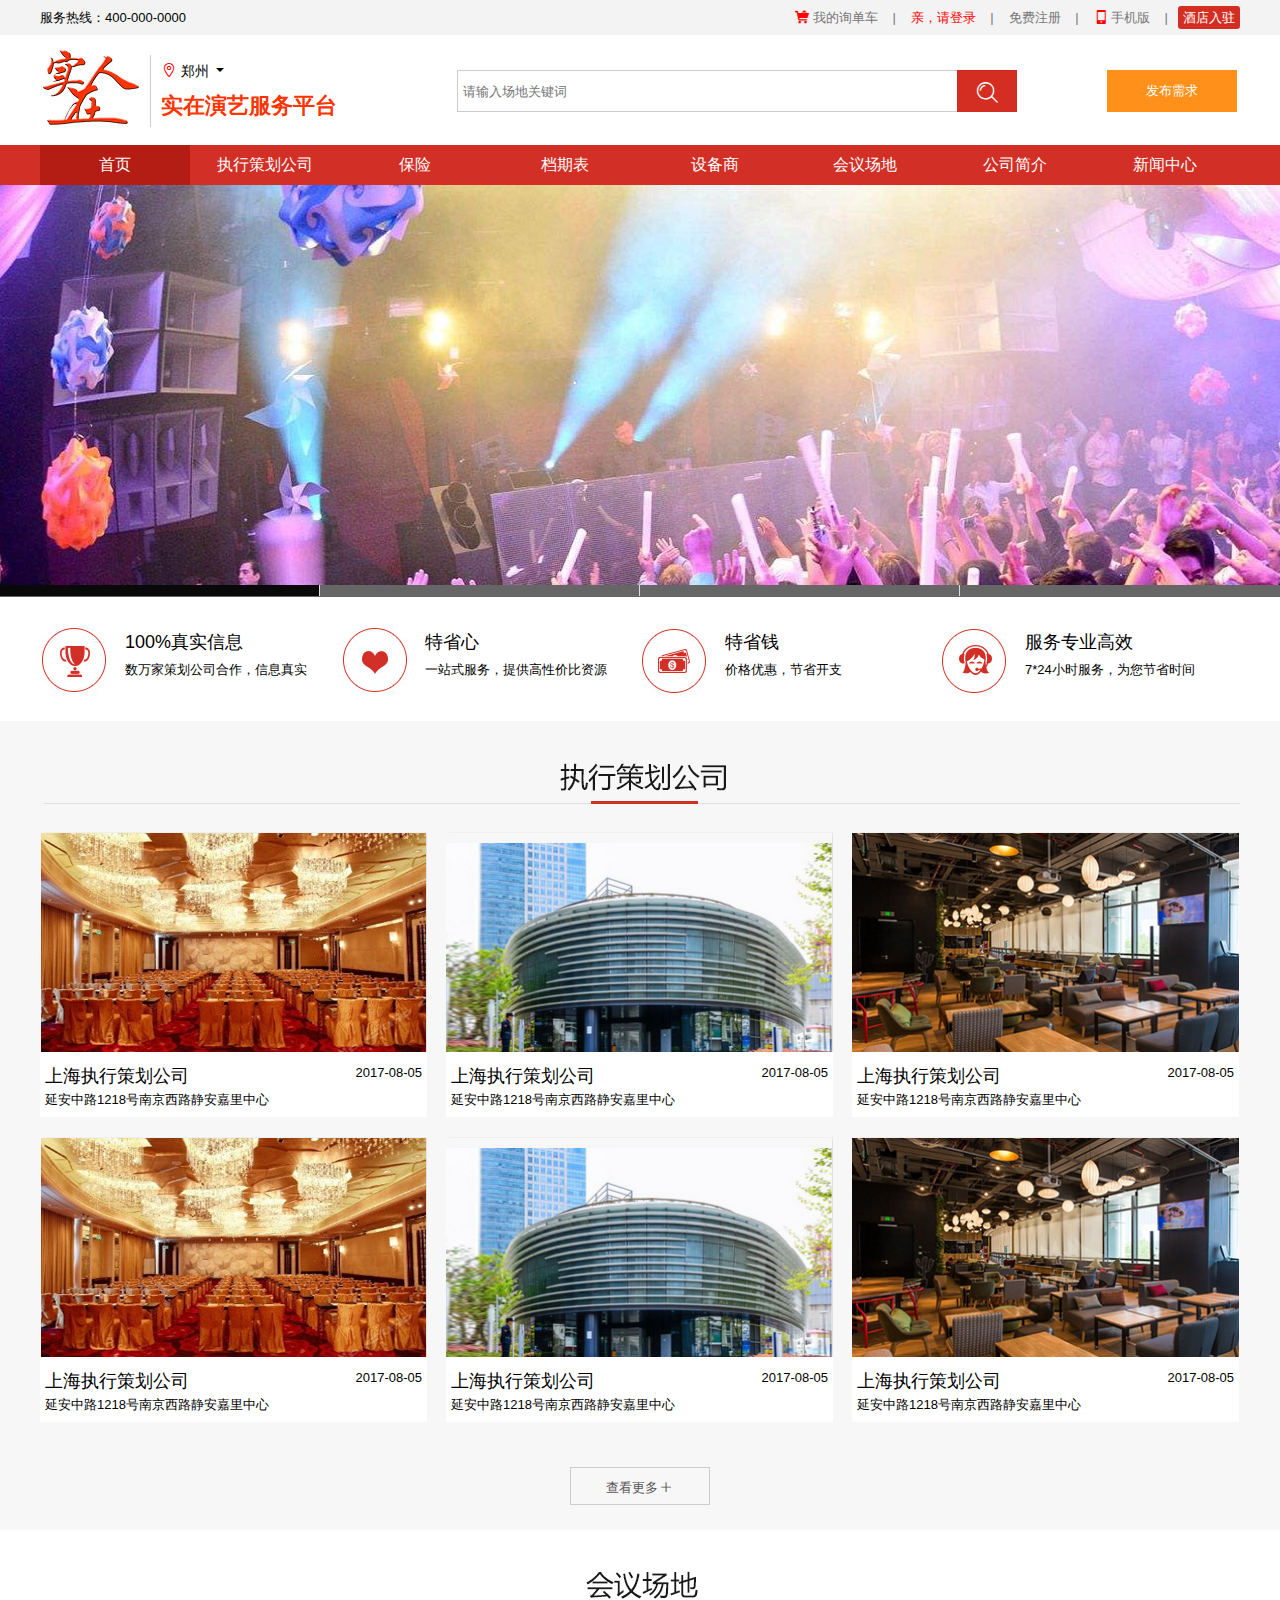
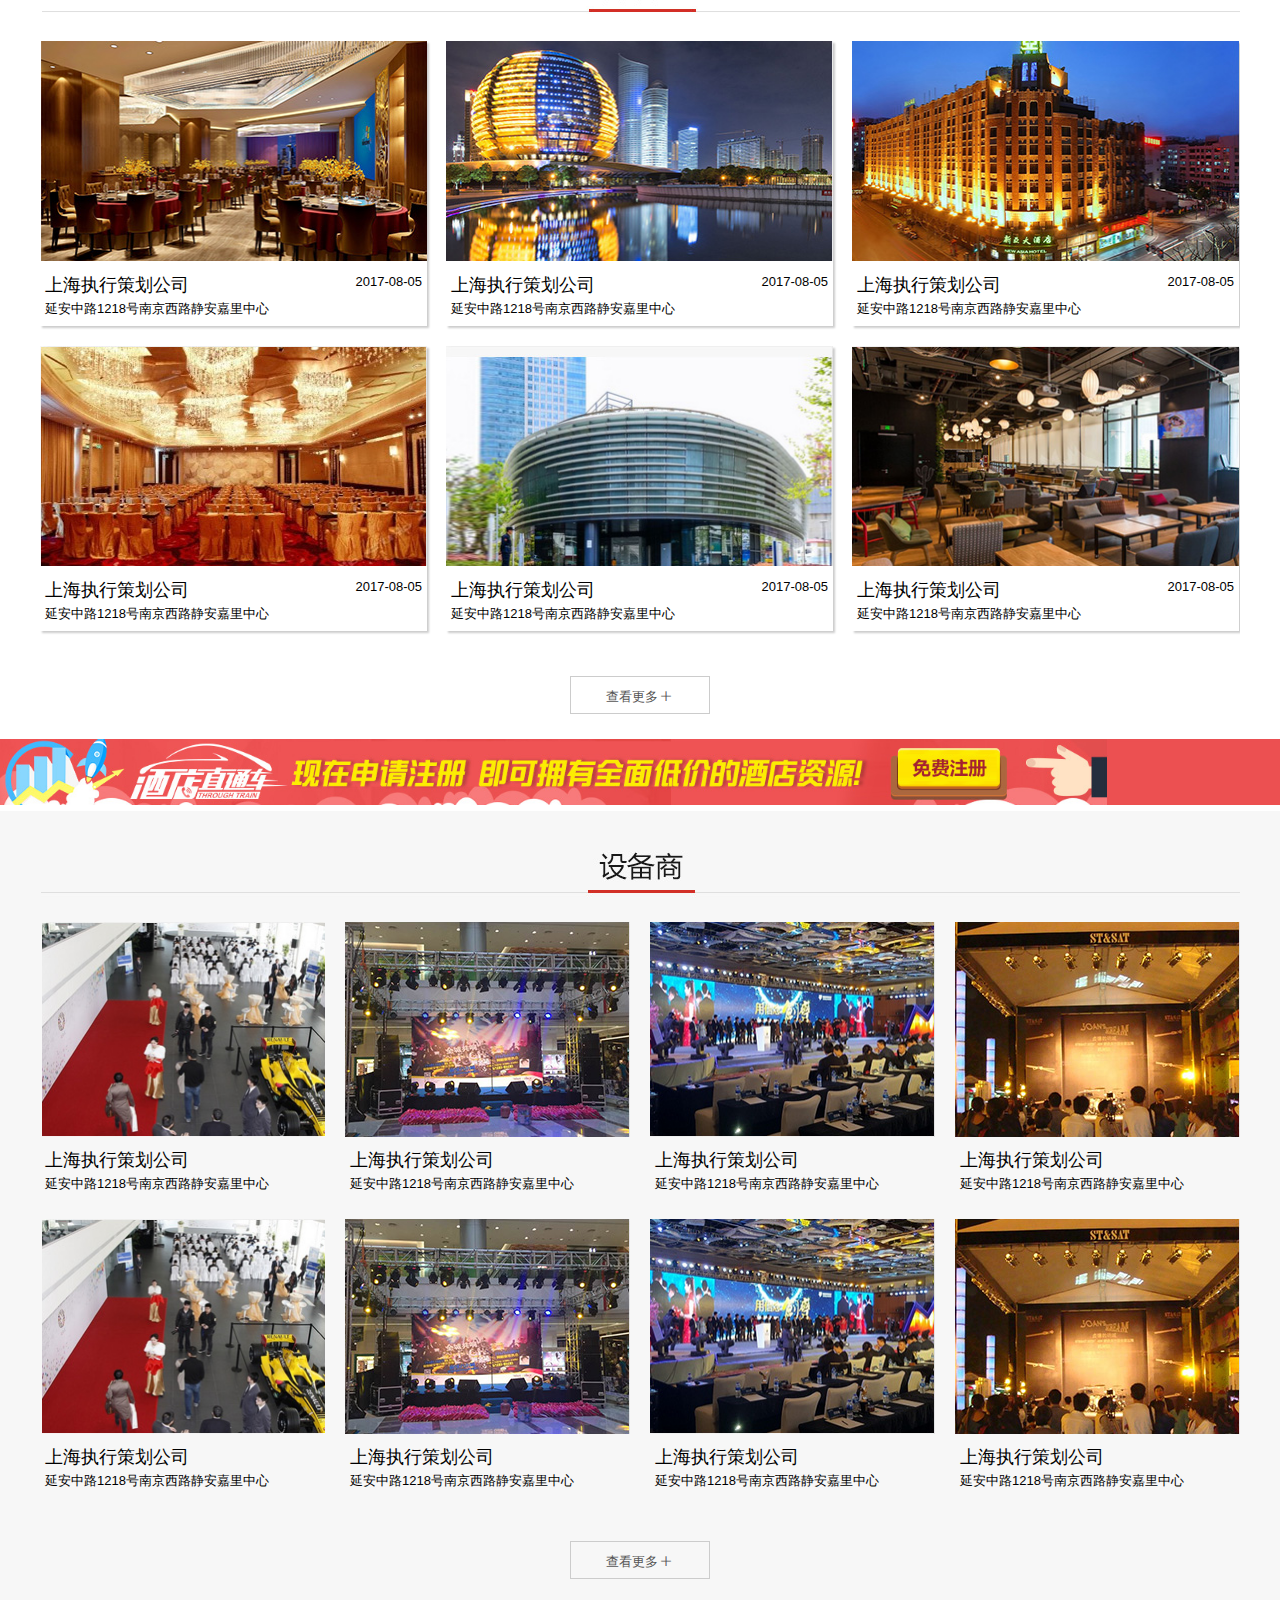
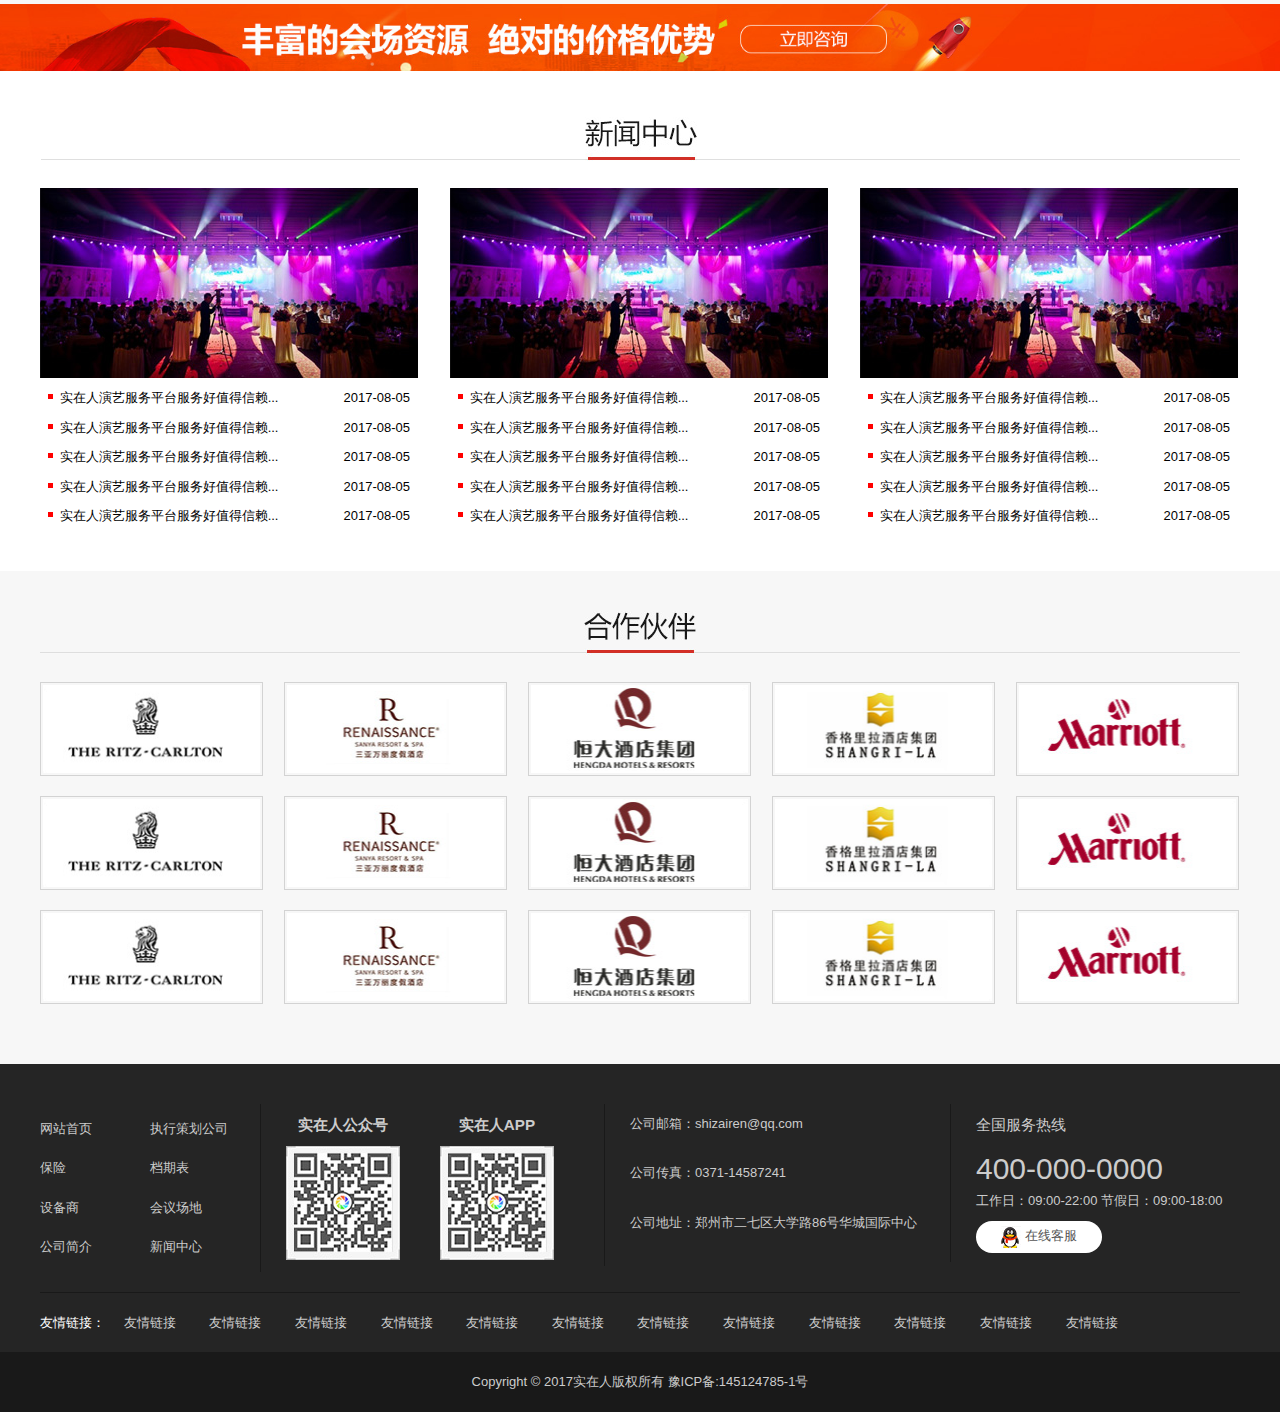
<file: index.html>
<!DOCTYPE html>
<html>
	<head>
		<meta charset="utf-8" />
		<meta name="viewport" content="width=device-width,initial-scale=1,minimum-scale=1,maximum-scale=1,user-scalable=no" />
		<title>实在演艺策划--只为客户做最专业的策划项目</title>
		<link rel="stylesheet" type="text/css" href="css/index.css"/>
		<link rel="stylesheet" type="text/css" href="iconfont/iconfont.css"/>
		<link rel="stylesheet" type="text/css" href="css/animate.css"/>
		<script src="js/jquery-3.1.1.js" type="text/javascript" charset="utf-8"></script>
		<script src="js/index.js" type="text/javascript" charset="utf-8"></script>
		<script src="js/myfocus-2.0.4.min.js" type="text/javascript" charset="utf-8"></script>
	</head>
	<script type="text/javascript">
		function noMenuTwo() 
			{ 
			if(event.button == 2) 
			{ 
			alert('禁止右键菜单!'); 
			return false; 
			} 
			} 
			document.onmousedown = noMenuTwo; 
	</script>
	<script type="text/javascript">
		myFocus.set({
			id:'myFocus',
			pattern:'mF_fancy'
		});
	</script>

	<body>
		<!--顶部栏-->
		<div class="pc_top">
			<ul>
				<span>服务热线：400-000-0000</span>
				<div>
					<li>
						<i class="iconfont icon-gouwucheman"></i>
						<a href="">我的询单车</a>&nbsp;&nbsp;&nbsp;&nbsp;|
					</li>
					<li>
						<a href="">亲，请登录</a>&nbsp;&nbsp;&nbsp;&nbsp;|
					</li>
					<li>
						<a href="">免费注册</a>&nbsp;&nbsp;&nbsp;&nbsp;|
					</li>
					<li>
						<i class="iconfont icon-shoujiban"></i>
						<a href="">手机版</a>&nbsp;&nbsp;&nbsp;&nbsp;|
					</li>
					<li>
						<a href="">酒店入驻</a>
					</li>
				</div>
				<div class="clearfix"></div>
			</ul>
		</div>
		<!--logo 定位 搜索栏-->
		<div class="top_center">
			<div class="top_center_con">
				<ul>
					<li>
						<img src="img/logo.png" alt="" />
					</li>
					<li>
						<p>
							<i class="iconfont icon-map-copy"></i>
							<span>郑州</span>
							<i class="iconfont icon-caret-down"></i>
						</p>
						<p>实在演艺服务平台</p>
					</li>
					<li>
						<input type="text" placeholder="请输入场地关键词"/>
						<span><i class="iconfont icon-sousuo"></i></span>
					</li>
					<li>
						<a href="">发布需求</a>
					</li>
				</ul>
			</div>
		</div>
		<!--导航条-->
		<nav class="pc_nav">
			<ul>
				<li class="nav_active">
					<a href="">首页</a>
				</li>
				<li>
					<a href="">执行策划公司</a>
				</li>
				<li>
					<a href="">保险</a>
				</li>
				<li>
					<a href="">档期表</a>
				</li>
				<li>
					<a href="">设备商</a>
				</li>
				<li>
					<a href="">会议场地</a>
				</li>
				<li>
					<a href="">公司简介</a>
				</li>
				<li>
					<a href="">新闻中心</a>
				</li>
				<div class="clearfix"></div>
			</ul>
		</nav>
		<!--轮播图-->
		<div id="myFocus">
			<div class="pic">
			  <ul>
			      <li><a href="#1"><img src="img/11.jpg" thumb="" alt="" text="" /></a></li>
			      <li><a href="#2"><img src="img/12.jpg" thumb="" alt="" text="" /></a></li>
			      <li><a href="#4"><img src="img/13.jpg" thumb="" alt="" text="" /></a></li>
			      <li><a href="#5"><img src="img/14.jpg" thumb="" alt="" text="" /></a></li>
			  </ul>
			</div>
		</div>
		<!--我们的优势-->
		<div class="ys_infro">
			<ul>
				<li>
					<img src="img/zl_1.png" alt="" />
					<div>
						<h1>100%真实信息</h1>
						<span>数万家策划公司合作，信息真实</span>
					</div>
				</li>
				<li>
					<img src="img/zl_2.png" alt="" />
					<div>
						<h1>特省心</h1>
						<span>一站式服务，提供高性价比资源</span>
					</div>
				</li>
				<li>
					<img src="img/zl_3.png" alt="" />
					<div>
						<h1>特省钱</h1>
						<span>价格优惠，节省开支</span>
					</div>
				</li>
				<li>
					<img src="img/zl_4.png" alt="" />
					<div>
						<h1>服务专业高效</h1>
						<span>7*24小时服务，为您节省时间</span>
					</div>
				</li>
			</ul>
		</div>
		<!--执行策划公司模块-->
		<section class="zxchgs_main_total">
			<div class="main_con">
				
				<div class="zxchgs">
					<h1>
						<img src="img/zxchgs.png" alt="" />
					</h1>
					<ul id="zxchgs">
						<li>
							<a href="">
								<img src="img/zxchgs_1.png" alt="" />
								<div>
									<span>上海执行策划公司</span><i>2017-08-05</i>
									<p>延安中路1218号南京西路静安嘉里中心</p>
								</div>
							</a>
						</li>
						<li>
							<a href="">
								<img src="img/zxchgs_2.png" alt="" />
								<div>
									<span>上海执行策划公司</span><i>2017-08-05</i>
									<p>延安中路1218号南京西路静安嘉里中心</p>
								</div>
							</a>
						</li>
						<li>
							<a href="">
								<img src="img/zxchgs_3.png" alt="" />
								<div>
									<span>上海执行策划公司</span><i>2017-08-05</i>
									<p>延安中路1218号南京西路静安嘉里中心</p>
								</div>
							</a>
						</li>
						<li>
							<a href="">
								<img src="img/zxchgs_1.png" alt="" />
								<div>
									<span>上海执行策划公司</span><i>2017-08-05</i>
									<p>延安中路1218号南京西路静安嘉里中心</p>
								</div>
							</a>
						</li>
						<li>
							<a href="">
								<img src="img/zxchgs_2.png" alt="" />
								<div>
									<span>上海执行策划公司</span><i>2017-08-05</i>
									<p>延安中路1218号南京西路静安嘉里中心</p>
								</div>
							</a>
						</li>
						<li>
							<a href="">
								<img src="img/zxchgs_3.png" alt="" />
								<div>
									<span>上海执行策划公司</span><i>2017-08-05</i>
									<p>延安中路1218号南京西路静安嘉里中心</p>
								</div>
							</a>
						</li>
						<p class="clearfix"></p>
					</ul>
					<div class="ckgd">
						<a href="">查看更多<i class="iconfont icon-jia"></i></a>
					</div>
				</div>
			</div>
		</section>
			<!--会议场地模块-->
		<section class="hycd_main_total">
			<div class="main_con">
			
				<div class="zxchgs">
					<h1>
						<img src="img/hycd.png" alt="" />
					</h1>
					<ul id="hycd">
						<li>
							<a href="">
								<img src="img/hycd_1.png" alt="" />
								<div>
									<span>上海执行策划公司</span><i>2017-08-05</i>
									<p>延安中路1218号南京西路静安嘉里中心</p>
								</div>
							</a>
						</li>
						<li>
							<a href="">
								<img src="img/hycd_2.png" alt="" />
								<div>
									<span>上海执行策划公司</span><i>2017-08-05</i>
									<p>延安中路1218号南京西路静安嘉里中心</p>
								</div>
							</a>
						</li>
						<li>
							<a href="">
								<img src="img/hycd_3.png" alt="" />
								<div>
									<span>上海执行策划公司</span><i>2017-08-05</i>
									<p>延安中路1218号南京西路静安嘉里中心</p>
								</div>
							</a>
						</li>
						<li>
							<a href="">
								<img src="img/zxchgs_1.png" alt="" />
								<div>
									<span>上海执行策划公司</span><i>2017-08-05</i>
									<p>延安中路1218号南京西路静安嘉里中心</p>
								</div>
							</a>
						</li>
						<li>
							<a href="">
								<img src="img/zxchgs_2.png" alt="" />
								<div>
									<span>上海执行策划公司</span><i>2017-08-05</i>
									<p>延安中路1218号南京西路静安嘉里中心</p>
								</div>
							</a>
						</li>
						<li>
							<a href="">
								<img src="img/zxchgs_3.png" alt="" />
								<div>
									<span>上海执行策划公司</span><i>2017-08-05</i>
									<p>延安中路1218号南京西路静安嘉里中心</p>
								</div>
							</a>
						</li>
						<p class="clearfix"></p>
					</ul>
					<div class="ckgd">
						<a href="">查看更多<i class="iconfont icon-jia"></i></a>
					</div>
				</div>
			</div>
		</section>
		<!--广告模块-->
		<div class="gd">
			<img src="img/gd_1.png" alt="" />
		</div>
		<!--设备商模块-->
		<section class="sbs_main_total">
			<div class="main_con">
				<div class="sbs">
					<h1>
						<img src="img/sbs.png" alt="" />
					</h1>
					<ul id="sbs">
						<li>
							<a href="">
								<img src="img/sbs_1.png" alt="" />
								<div>
									<span>上海执行策划公司</span>
									<p>延安中路1218号南京西路静安嘉里中心</p>
								</div>
							</a>
						</li>
						<li>
							<a href="">
								<img src="img/sbs_2.png" alt="" />
								<div>
									<span>上海执行策划公司</span>
									<p>延安中路1218号南京西路静安嘉里中心</p>
								</div>
							</a>
						</li>
						<li>
							<a href="">
								<img src="img/sbs_3.png" alt="" />
								<div>
									<span>上海执行策划公司</span>
									<p>延安中路1218号南京西路静安嘉里中心</p>
								</div>
							</a>
						</li>
						<li>
							<a href="">
								<img src="img/sbs_4.png" alt="" />
								<div>
									<span>上海执行策划公司</span>
									<p>延安中路1218号南京西路静安嘉里中心</p>
								</div>
							</a>
						</li>
						<li>
							<a href="">
								<img src="img/sbs_1.png" alt="" />
								<div>
									<span>上海执行策划公司</span>
									<p>延安中路1218号南京西路静安嘉里中心</p>
								</div>
							</a>
						</li>
						<li>
							<a href="">
								<img src="img/sbs_2.png" alt="" />
								<div>
									<span>上海执行策划公司</span>
									<p>延安中路1218号南京西路静安嘉里中心</p>
								</div>
							</a>
						</li>
						<li>
							<a href="">
								<img src="img/sbs_3.png" alt="" />
								<div>
									<span>上海执行策划公司</span>
									<p>延安中路1218号南京西路静安嘉里中心</p>
								</div>
							</a>
						</li>
						<li>
							<a href="">
								<img src="img/sbs_4.png" alt="" />
								<div>
									<span>上海执行策划公司</span>
									<p>延安中路1218号南京西路静安嘉里中心</p>
								</div>
							</a>
						</li>
						<p class="clearfix"></p>
					</ul>
					<div class="ckgd">
						<a href="">查看更多<i class="iconfont icon-jia"></i></a>
					</div>
				</div>
				</div>
			</div>
		</section>
		<!--广告模块-->
		<div class="gd">
			<img src="img/gd_2.png" alt="" />
		</div>
		<!--新闻中心模块-->
		<section class="xwzx_main_total">
			<div class="main_con">
				<div class="news">
					<h1>
						<img src="img/xwzx.png" alt="" />
					</h1>
					<div>
						<img src="img/xwzx_1.png" alt="" />
							<ul>
								<li>
									<a href="">
										<i></i>
										<span>实在人演艺服务平台服务好值得信赖...</span>
										<b>2017-08-05</b>
									</a>
								</li>
								<li>
									<a href="">
										<i></i>
										<span>实在人演艺服务平台服务好值得信赖...</span>
										<b>2017-08-05</b>
									</a>
								</li>
								<li>
									<a href="">
										<i></i>
										<span>实在人演艺服务平台服务好值得信赖...</span>
										<b>2017-08-05</b>
									</a>
								</li>
								<li>
									<a href="">
										<i></i>
										<span>实在人演艺服务平台服务好值得信赖...</span>
										<b>2017-08-05</b>
									</a>
								</li>
								<li>
									<a href="">
										<i></i>
										<span>实在人演艺服务平台服务好值得信赖...</span>
										<b>2017-08-05</b>
									</a>
								</li>
							</ul>
					</div>
					<div>
						<img src="img/xwzx_1.png" alt="" />
							<ul>
								<li>
									<a href="">
										<i></i>
										<span>实在人演艺服务平台服务好值得信赖...</span>
										<b>2017-08-05</b>
									</a>
								</li>
								<li>
									<a href="">
										<i></i>
										<span>实在人演艺服务平台服务好值得信赖...</span>
										<b>2017-08-05</b>
									</a>
								</li>
								<li>
									<a href="">
										<i></i>
										<span>实在人演艺服务平台服务好值得信赖...</span>
										<b>2017-08-05</b>
									</a>
								</li>
								<li>
									<a href="">
										<i></i>
										<span>实在人演艺服务平台服务好值得信赖...</span>
										<b>2017-08-05</b>
									</a>
								</li>
								<li>
									<a href="">
										<i></i>
										<span>实在人演艺服务平台服务好值得信赖...</span>
										<b>2017-08-05</b>
									</a>
								</li>
							</ul>
					</div>
					<div>
						<img src="img/xwzx_1.png" alt="" />
							<ul>
								<li>
									<a href="">
										<i></i>
										<span>实在人演艺服务平台服务好值得信赖...</span>
										<b>2017-08-05</b>
									</a>
								</li>
								<li>
									<a href="">
										<i></i>
										<span>实在人演艺服务平台服务好值得信赖...</span>
										<b>2017-08-05</b>
									</a>
								</li>
								<li>
									<a href="">
										<i></i>
										<span>实在人演艺服务平台服务好值得信赖...</span>
										<b>2017-08-05</b>
									</a>
								</li>
								<li>
									<a href="">
										<i></i>
										<span>实在人演艺服务平台服务好值得信赖...</span>
										<b>2017-08-05</b>
									</a>
								</li>
								<li>
									<a href="">
										<i></i>
										<span>实在人演艺服务平台服务好值得信赖...</span>
										<b>2017-08-05</b>
									</a>
								</li>
							</ul>
					</div>
					<p class="clearfix"></p>
				</div>
			</div>
		</section>
		<!--合作伙伴模块-->
		<section class="hzhb_main_total">
			<div class="main_con">
				<div class="hzhb">
					<h1>
						<img src="img/hzhb.png" alt="" />
					</h1>
					<ul>
						<li>
							<img src="img/hzhb_1.png" alt="" />
						</li>
						<li>
							<img src="img/hzhb_2.png" alt="" />
						</li>
						<li>
							<img src="img/hzhb_3.png" alt="" />
						</li>
						<li>
							<img src="img/hzhb_4.png" alt="" />
						</li>
						<li>
							<img src="img/hzhb_5.png" alt="" />
						</li>
						<li>
							<img src="img/hzhb_1.png" alt="" />
						</li>
						<li>
							<img src="img/hzhb_2.png" alt="" />
						</li>
						<li>
							<img src="img/hzhb_3.png" alt="" />
						</li>
						<li>
							<img src="img/hzhb_4.png" alt="" />
						</li>
						<li>
							<img src="img/hzhb_5.png" alt="" />
						</li>
						<li>
							<img src="img/hzhb_1.png" alt="" />
						</li>
						<li>
							<img src="img/hzhb_2.png" alt="" />
						</li>
						<li>
							<img src="img/hzhb_3.png" alt="" />
						</li>
						<li>
							<img src="img/hzhb_4.png" alt="" />
						</li>
						<li>
							<img src="img/hzhb_5.png" alt="" />
						</li>
						<p class="clearfix"></p>
					</ul>
				</div>
			</div>
		</section>
		<footer>
			<div class="main_con">
				<div class="footer_top">
					<ul>
						<li>
							<a href="">网站首页</a>
							<a href="">执行策划公司</a>
							<a href="">保险</a>
							<a href="">档期表</a>
							<a href="">设备商</a>
							<a href="">会议场地</a>
							<a href="">公司简介</a>
							<a href="">新闻中心</a>
						</li>
						<li>
							<div>
								<h3>实在人公众号</h3>
								<img src="img/ewm.png" alt="" />
							</div>
							<div>
								<h3>实在人APP</h3>
								<img src="img/ewm.png" alt="" />
							</div>
						</li>
						<li>
							<p>公司邮箱：shizairen@qq.com</p>
							<p>公司传真：0371-14587241</p>
							<p>公司地址：郑州市二七区大学路86号华城国际中心</p>
						</li>
						<li>
							<h3>全国服务热线</h3>
							<h1>400-000-0000</h1>
							<p>工作日：09:00-22:00 节假日：09:00-18:00</p>
							<span>
								<img src="img/qq.png"/>
								<i>在线客服</i>
							</span>
						</li>
					</ul>
				</div>
				<div class="footer_center">
					<span>友情链接：</span>
					<a href="">友情链接</a>
					<a href="">友情链接</a>
					<a href="">友情链接</a>
					<a href="">友情链接</a>
					<a href="">友情链接</a>
					<a href="">友情链接</a>
					<a href="">友情链接</a>
					<a href="">友情链接</a>
					<a href="">友情链接</a>
					<a href="">友情链接</a>
					<a href="">友情链接</a>
					<a href="">友情链接</a>
				</div>
			</div>
			<div class="footer_bottom">
					Copyright&nbsp;&copy&nbsp;2017实在人版权所有 豫ICP备:145124785-1号
			</div>
		</footer>
	</body>
</html>
</file>
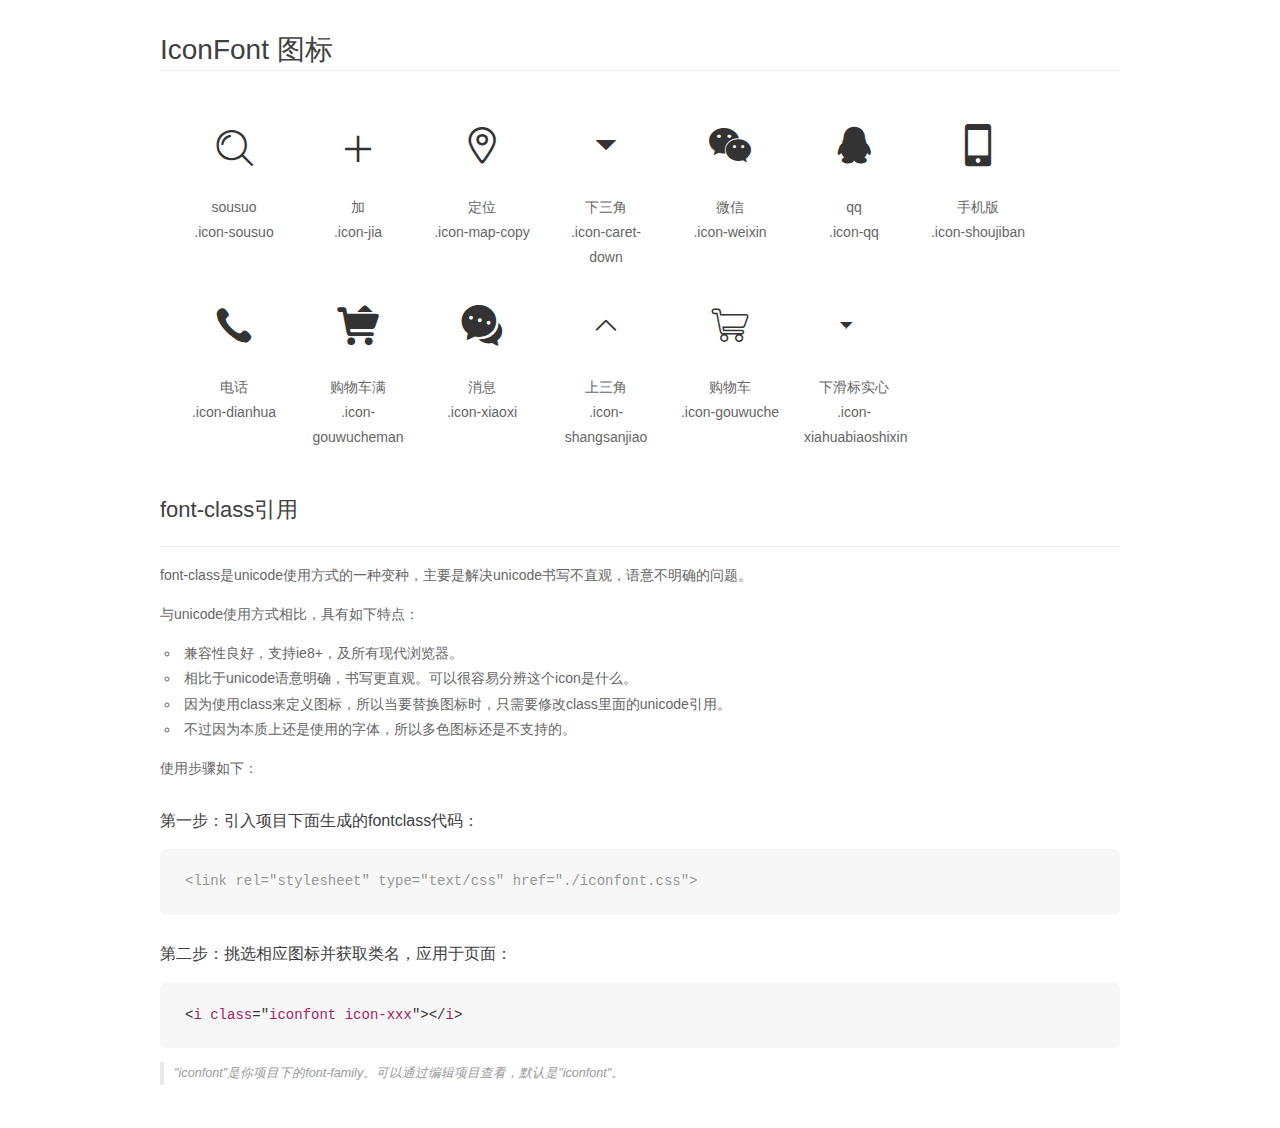
<file: iconfont/demo_fontclass.html>
<!DOCTYPE html>
<html>
<head>
    <meta charset="utf-8"/>
    <title>IconFont</title>
    <link rel="stylesheet" href="demo.css">
    <link rel="stylesheet" href="iconfont.css">
</head>
<body>
    <div class="main markdown">
        <h1>IconFont 图标</h1>
        <ul class="icon_lists clear">
            
                <li>
                <i class="icon iconfont icon-sousuo"></i>
                    <div class="name">sousuo</div>
                    <div class="fontclass">.icon-sousuo</div>
                </li>
            
                <li>
                <i class="icon iconfont icon-jia"></i>
                    <div class="name">加</div>
                    <div class="fontclass">.icon-jia</div>
                </li>
            
                <li>
                <i class="icon iconfont icon-map-copy"></i>
                    <div class="name">定位</div>
                    <div class="fontclass">.icon-map-copy</div>
                </li>
            
                <li>
                <i class="icon iconfont icon-caret-down"></i>
                    <div class="name">下三角</div>
                    <div class="fontclass">.icon-caret-down</div>
                </li>
            
                <li>
                <i class="icon iconfont icon-weixin"></i>
                    <div class="name">微信</div>
                    <div class="fontclass">.icon-weixin</div>
                </li>
            
                <li>
                <i class="icon iconfont icon-qq"></i>
                    <div class="name">qq</div>
                    <div class="fontclass">.icon-qq</div>
                </li>
            
                <li>
                <i class="icon iconfont icon-shoujiban"></i>
                    <div class="name">手机版</div>
                    <div class="fontclass">.icon-shoujiban</div>
                </li>
            
                <li>
                <i class="icon iconfont icon-dianhua"></i>
                    <div class="name">电话</div>
                    <div class="fontclass">.icon-dianhua</div>
                </li>
            
                <li>
                <i class="icon iconfont icon-gouwucheman"></i>
                    <div class="name">购物车满</div>
                    <div class="fontclass">.icon-gouwucheman</div>
                </li>
            
                <li>
                <i class="icon iconfont icon-xiaoxi"></i>
                    <div class="name">消息</div>
                    <div class="fontclass">.icon-xiaoxi</div>
                </li>
            
                <li>
                <i class="icon iconfont icon-shangsanjiao"></i>
                    <div class="name">上三角</div>
                    <div class="fontclass">.icon-shangsanjiao</div>
                </li>
            
                <li>
                <i class="icon iconfont icon-gouwuche"></i>
                    <div class="name">购物车</div>
                    <div class="fontclass">.icon-gouwuche</div>
                </li>
            
                <li>
                <i class="icon iconfont icon-xiahuabiaoshixin"></i>
                    <div class="name">下滑标实心</div>
                    <div class="fontclass">.icon-xiahuabiaoshixin</div>
                </li>
            
        </ul>

        <h2 id="font-class-">font-class引用</h2>
        <hr>

        <p>font-class是unicode使用方式的一种变种，主要是解决unicode书写不直观，语意不明确的问题。</p>
        <p>与unicode使用方式相比，具有如下特点：</p>
        <ul>
        <li>兼容性良好，支持ie8+，及所有现代浏览器。</li>
        <li>相比于unicode语意明确，书写更直观。可以很容易分辨这个icon是什么。</li>
        <li>因为使用class来定义图标，所以当要替换图标时，只需要修改class里面的unicode引用。</li>
        <li>不过因为本质上还是使用的字体，所以多色图标还是不支持的。</li>
        </ul>
        <p>使用步骤如下：</p>
        <h3 id="-fontclass-">第一步：引入项目下面生成的fontclass代码：</h3>


        <pre><code class="lang-js hljs javascript"><span class="hljs-comment">&lt;link rel="stylesheet" type="text/css" href="./iconfont.css"&gt;</span></code></pre>
        <h3 id="-">第二步：挑选相应图标并获取类名，应用于页面：</h3>
        <pre><code class="lang-css hljs">&lt;<span class="hljs-selector-tag">i</span> <span class="hljs-selector-tag">class</span>="<span class="hljs-selector-tag">iconfont</span> <span class="hljs-selector-tag">icon-xxx</span>"&gt;&lt;/<span class="hljs-selector-tag">i</span>&gt;</code></pre>
        <blockquote>
        <p>"iconfont"是你项目下的font-family。可以通过编辑项目查看，默认是"iconfont"。</p>
        </blockquote>
    </div>
</body>
</html>
</file>
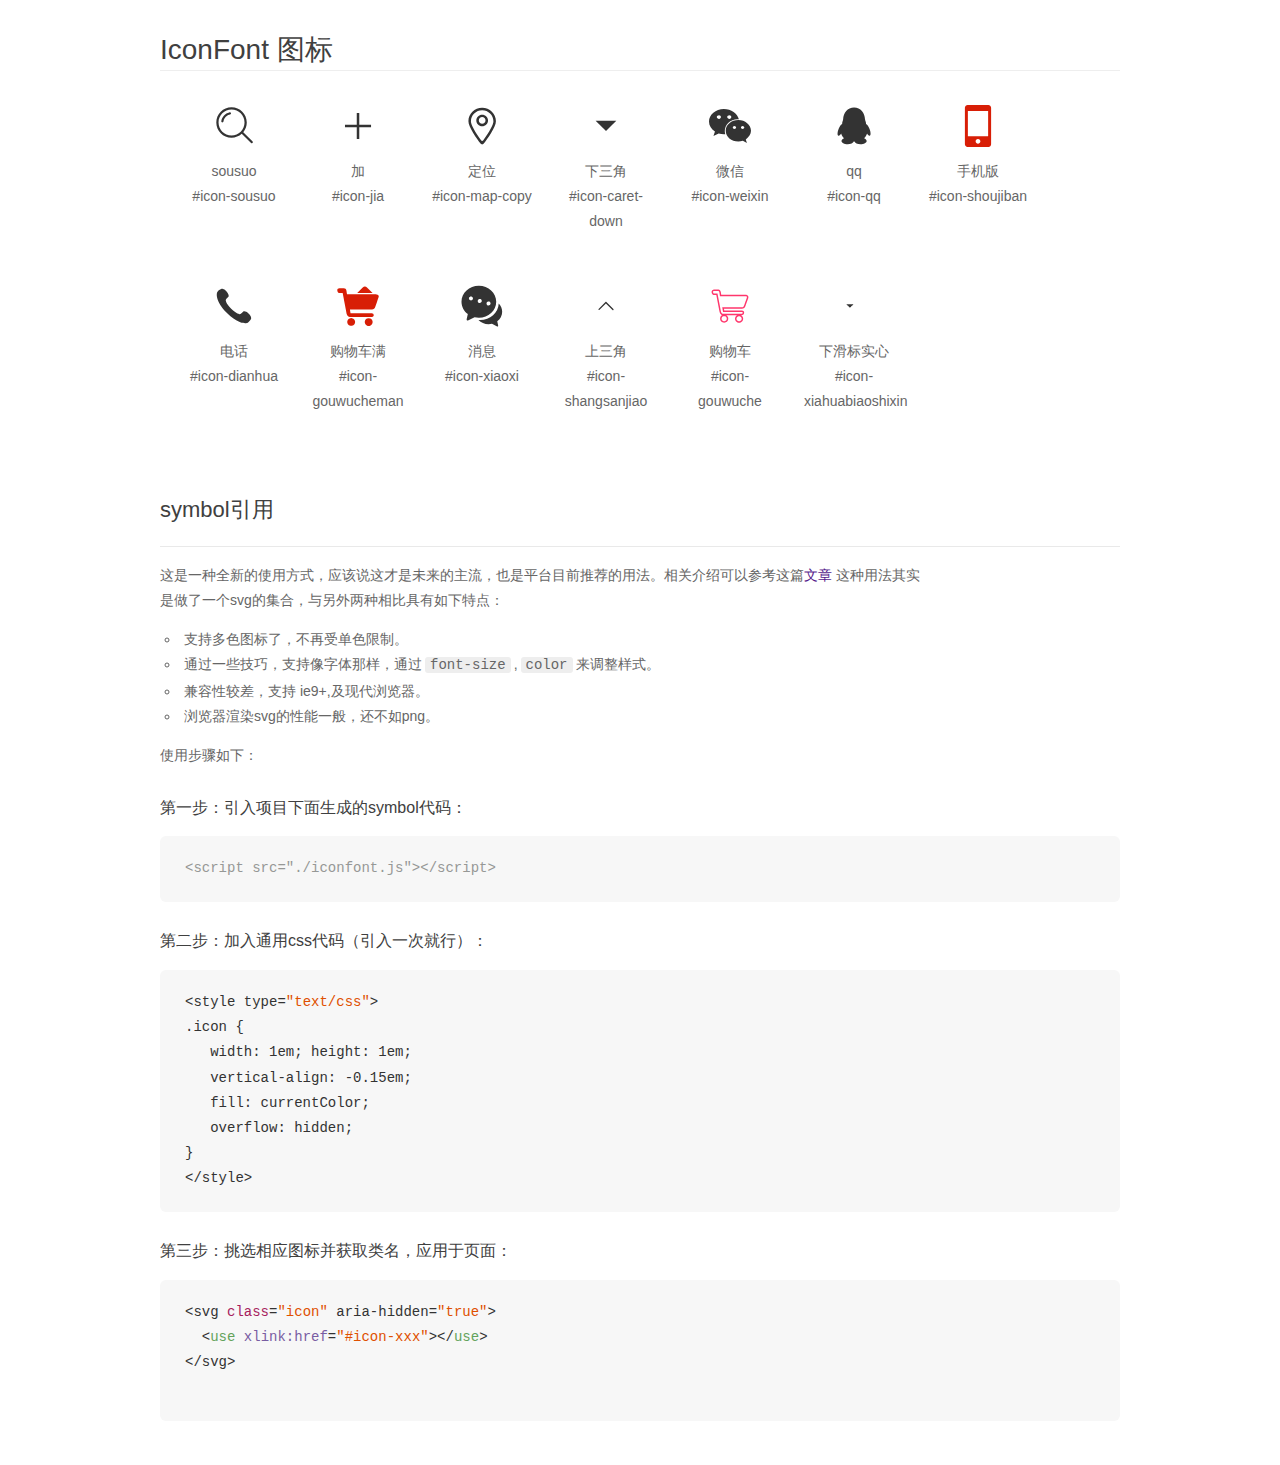
<file: iconfont/demo_symbol.html>
<!DOCTYPE html>
<html>
<head>
    <meta charset="utf-8"/>
    <title>IconFont</title>
    <link rel="stylesheet" href="demo.css">
    <script src="iconfont.js"></script>

    <style type="text/css">
        .icon {
          /* 通过设置 font-size 来改变图标大小 */
          width: 1em; height: 1em;
          /* 图标和文字相邻时，垂直对齐 */
          vertical-align: -0.15em;
          /* 通过设置 color 来改变 SVG 的颜色/fill */
          fill: currentColor;
          /* path 和 stroke 溢出 viewBox 部分在 IE 下会显示
             normalize.css 中也包含这行 */
          overflow: hidden;
        }

    </style>
</head>
<body>
    <div class="main markdown">
        <h1>IconFont 图标</h1>
        <ul class="icon_lists clear">
            
                <li>
                    <svg class="icon" aria-hidden="true">
                        <use xlink:href="#icon-sousuo"></use>
                    </svg>
                    <div class="name">sousuo</div>
                    <div class="fontclass">#icon-sousuo</div>
                </li>
            
                <li>
                    <svg class="icon" aria-hidden="true">
                        <use xlink:href="#icon-jia"></use>
                    </svg>
                    <div class="name">加</div>
                    <div class="fontclass">#icon-jia</div>
                </li>
            
                <li>
                    <svg class="icon" aria-hidden="true">
                        <use xlink:href="#icon-map-copy"></use>
                    </svg>
                    <div class="name">定位</div>
                    <div class="fontclass">#icon-map-copy</div>
                </li>
            
                <li>
                    <svg class="icon" aria-hidden="true">
                        <use xlink:href="#icon-caret-down"></use>
                    </svg>
                    <div class="name">下三角</div>
                    <div class="fontclass">#icon-caret-down</div>
                </li>
            
                <li>
                    <svg class="icon" aria-hidden="true">
                        <use xlink:href="#icon-weixin"></use>
                    </svg>
                    <div class="name">微信</div>
                    <div class="fontclass">#icon-weixin</div>
                </li>
            
                <li>
                    <svg class="icon" aria-hidden="true">
                        <use xlink:href="#icon-qq"></use>
                    </svg>
                    <div class="name">qq</div>
                    <div class="fontclass">#icon-qq</div>
                </li>
            
                <li>
                    <svg class="icon" aria-hidden="true">
                        <use xlink:href="#icon-shoujiban"></use>
                    </svg>
                    <div class="name">手机版</div>
                    <div class="fontclass">#icon-shoujiban</div>
                </li>
            
                <li>
                    <svg class="icon" aria-hidden="true">
                        <use xlink:href="#icon-dianhua"></use>
                    </svg>
                    <div class="name">电话</div>
                    <div class="fontclass">#icon-dianhua</div>
                </li>
            
                <li>
                    <svg class="icon" aria-hidden="true">
                        <use xlink:href="#icon-gouwucheman"></use>
                    </svg>
                    <div class="name">购物车满</div>
                    <div class="fontclass">#icon-gouwucheman</div>
                </li>
            
                <li>
                    <svg class="icon" aria-hidden="true">
                        <use xlink:href="#icon-xiaoxi"></use>
                    </svg>
                    <div class="name">消息</div>
                    <div class="fontclass">#icon-xiaoxi</div>
                </li>
            
                <li>
                    <svg class="icon" aria-hidden="true">
                        <use xlink:href="#icon-shangsanjiao"></use>
                    </svg>
                    <div class="name">上三角</div>
                    <div class="fontclass">#icon-shangsanjiao</div>
                </li>
            
                <li>
                    <svg class="icon" aria-hidden="true">
                        <use xlink:href="#icon-gouwuche"></use>
                    </svg>
                    <div class="name">购物车</div>
                    <div class="fontclass">#icon-gouwuche</div>
                </li>
            
                <li>
                    <svg class="icon" aria-hidden="true">
                        <use xlink:href="#icon-xiahuabiaoshixin"></use>
                    </svg>
                    <div class="name">下滑标实心</div>
                    <div class="fontclass">#icon-xiahuabiaoshixin</div>
                </li>
            
        </ul>


        <h2 id="symbol-">symbol引用</h2>
        <hr>

        <p>这是一种全新的使用方式，应该说这才是未来的主流，也是平台目前推荐的用法。相关介绍可以参考这篇<a href="">文章</a>
        这种用法其实是做了一个svg的集合，与另外两种相比具有如下特点：</p>
        <ul>
          <li>支持多色图标了，不再受单色限制。</li>
          <li>通过一些技巧，支持像字体那样，通过<code>font-size</code>,<code>color</code>来调整样式。</li>
          <li>兼容性较差，支持 ie9+,及现代浏览器。</li>
          <li>浏览器渲染svg的性能一般，还不如png。</li>
        </ul>
        <p>使用步骤如下：</p>
        <h3 id="-symbol-">第一步：引入项目下面生成的symbol代码：</h3>
        <pre><code class="lang-js hljs javascript"><span class="hljs-comment">&lt;script src="./iconfont.js"&gt;&lt;/script&gt;</span></code></pre>
        <h3 id="-css-">第二步：加入通用css代码（引入一次就行）：</h3>
        <pre><code class="lang-js hljs javascript">&lt;style type=<span class="hljs-string">"text/css"</span>&gt;
.icon {
   width: <span class="hljs-number">1</span>em; height: <span class="hljs-number">1</span>em;
   vertical-align: <span class="hljs-number">-0.15</span>em;
   fill: currentColor;
   overflow: hidden;
}
&lt;<span class="hljs-regexp">/style&gt;</span></code></pre>
        <h3 id="-">第三步：挑选相应图标并获取类名，应用于页面：</h3>
        <pre><code class="lang-js hljs javascript">&lt;svg <span class="hljs-class"><span class="hljs-keyword">class</span></span>=<span class="hljs-string">"icon"</span> aria-hidden=<span class="hljs-string">"true"</span>&gt;<span class="xml"><span class="hljs-tag">
  &lt;<span class="hljs-name">use</span> <span class="hljs-attr">xlink:href</span>=<span class="hljs-string">"#icon-xxx"</span>&gt;</span><span class="hljs-tag">&lt;/<span class="hljs-name">use</span>&gt;</span>
</span>&lt;<span class="hljs-regexp">/svg&gt;
        </span></code></pre>
    </div>
</body>
</html>
</file>
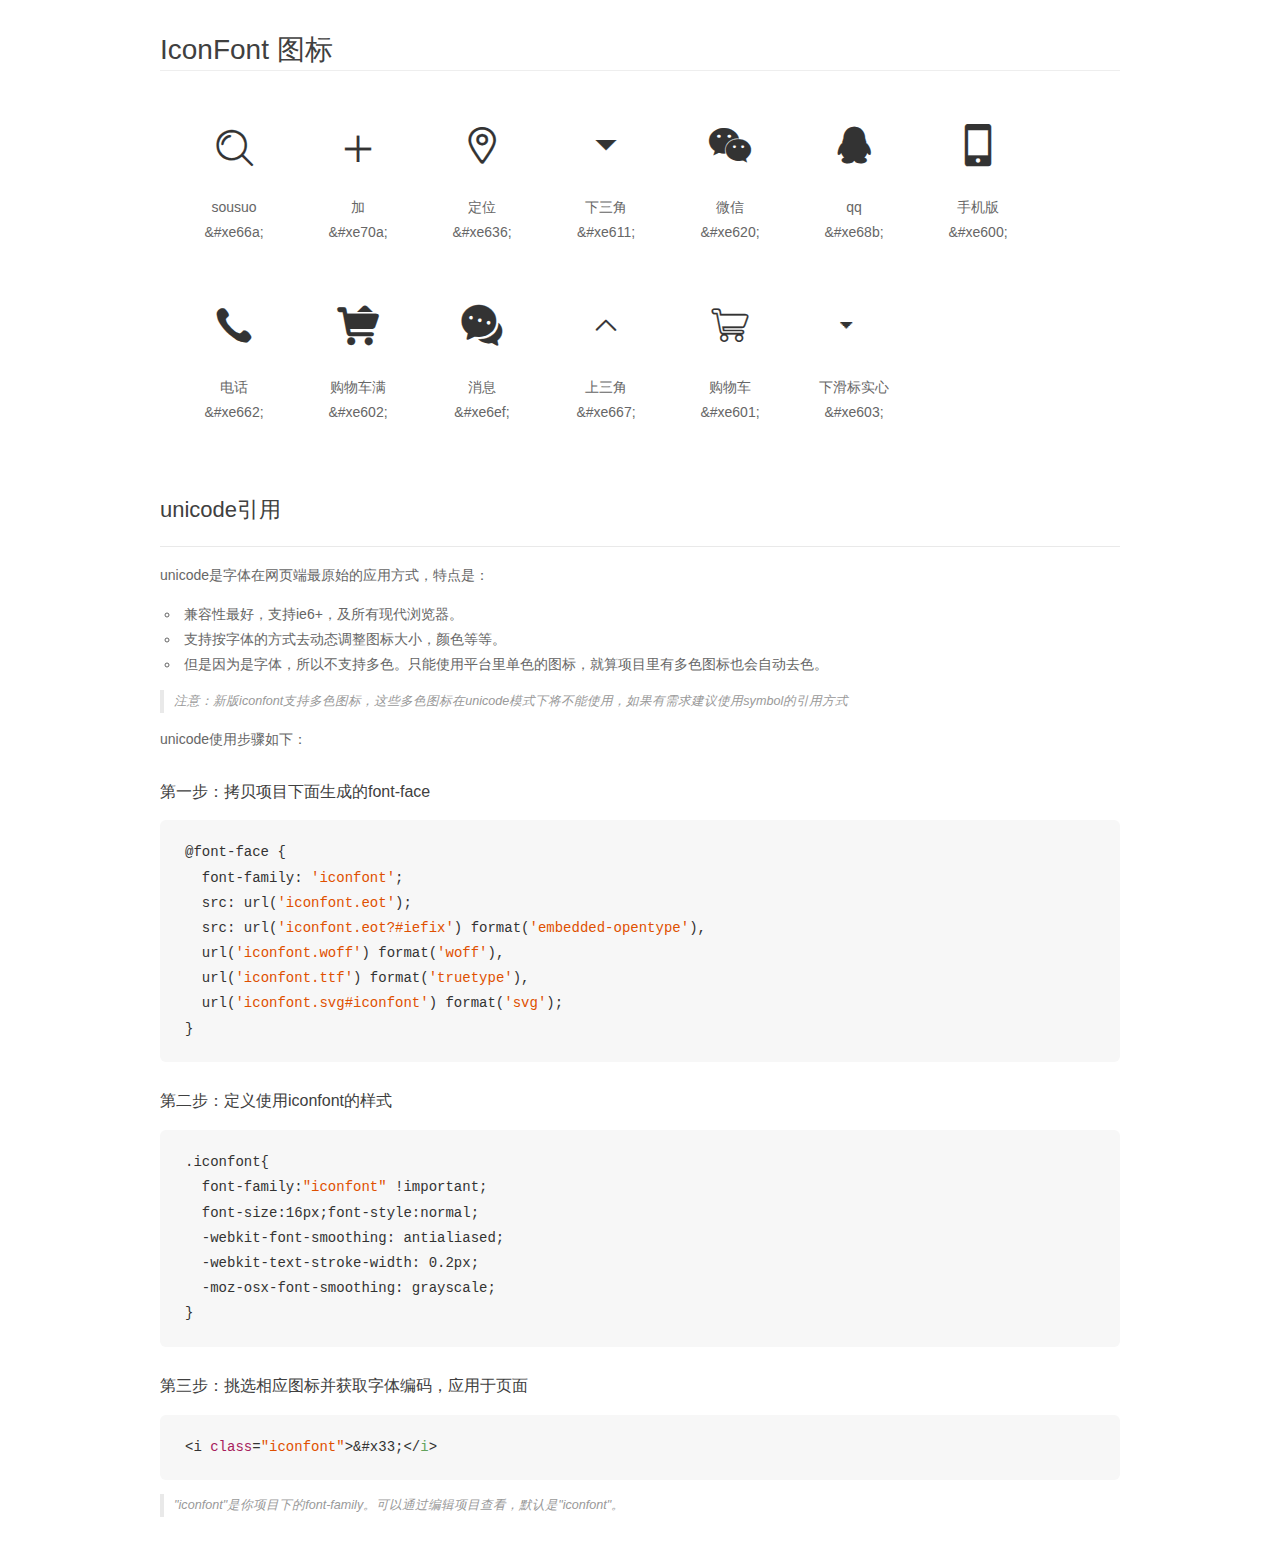
<file: iconfont/demo_unicode.html>
<!DOCTYPE html>
<html>
<head>
    <meta charset="utf-8"/>
    <title>IconFont</title>
    <link rel="stylesheet" href="demo.css">

    <style type="text/css">

        @font-face {font-family: "iconfont";
          src: url('iconfont.eot'); /* IE9*/
          src: url('iconfont.eot#iefix') format('embedded-opentype'), /* IE6-IE8 */
          url('iconfont.woff') format('woff'), /* chrome, firefox */
          url('iconfont.ttf') format('truetype'), /* chrome, firefox, opera, Safari, Android, iOS 4.2+*/
          url('iconfont.svg#iconfont') format('svg'); /* iOS 4.1- */
        }

        .iconfont {
          font-family:"iconfont" !important;
          font-size:16px;
          font-style:normal;
          -webkit-font-smoothing: antialiased;
          -webkit-text-stroke-width: 0.2px;
          -moz-osx-font-smoothing: grayscale;
        }

    </style>
</head>
<body>
    <div class="main markdown">
        <h1>IconFont 图标</h1>
        <ul class="icon_lists clear">
            
                <li>
                <i class="icon iconfont">&#xe66a;</i>
                    <div class="name">sousuo</div>
                    <div class="code">&amp;#xe66a;</div>
                </li>
            
                <li>
                <i class="icon iconfont">&#xe70a;</i>
                    <div class="name">加</div>
                    <div class="code">&amp;#xe70a;</div>
                </li>
            
                <li>
                <i class="icon iconfont">&#xe636;</i>
                    <div class="name">定位</div>
                    <div class="code">&amp;#xe636;</div>
                </li>
            
                <li>
                <i class="icon iconfont">&#xe611;</i>
                    <div class="name">下三角</div>
                    <div class="code">&amp;#xe611;</div>
                </li>
            
                <li>
                <i class="icon iconfont">&#xe620;</i>
                    <div class="name">微信</div>
                    <div class="code">&amp;#xe620;</div>
                </li>
            
                <li>
                <i class="icon iconfont">&#xe68b;</i>
                    <div class="name">qq</div>
                    <div class="code">&amp;#xe68b;</div>
                </li>
            
                <li>
                <i class="icon iconfont">&#xe600;</i>
                    <div class="name">手机版</div>
                    <div class="code">&amp;#xe600;</div>
                </li>
            
                <li>
                <i class="icon iconfont">&#xe662;</i>
                    <div class="name">电话</div>
                    <div class="code">&amp;#xe662;</div>
                </li>
            
                <li>
                <i class="icon iconfont">&#xe602;</i>
                    <div class="name">购物车满</div>
                    <div class="code">&amp;#xe602;</div>
                </li>
            
                <li>
                <i class="icon iconfont">&#xe6ef;</i>
                    <div class="name">消息</div>
                    <div class="code">&amp;#xe6ef;</div>
                </li>
            
                <li>
                <i class="icon iconfont">&#xe667;</i>
                    <div class="name">上三角</div>
                    <div class="code">&amp;#xe667;</div>
                </li>
            
                <li>
                <i class="icon iconfont">&#xe601;</i>
                    <div class="name">购物车</div>
                    <div class="code">&amp;#xe601;</div>
                </li>
            
                <li>
                <i class="icon iconfont">&#xe603;</i>
                    <div class="name">下滑标实心</div>
                    <div class="code">&amp;#xe603;</div>
                </li>
            
        </ul>
        <h2 id="unicode-">unicode引用</h2>
        <hr>

        <p>unicode是字体在网页端最原始的应用方式，特点是：</p>
        <ul>
        <li>兼容性最好，支持ie6+，及所有现代浏览器。</li>
        <li>支持按字体的方式去动态调整图标大小，颜色等等。</li>
        <li>但是因为是字体，所以不支持多色。只能使用平台里单色的图标，就算项目里有多色图标也会自动去色。</li>
        </ul>
        <blockquote>
        <p>注意：新版iconfont支持多色图标，这些多色图标在unicode模式下将不能使用，如果有需求建议使用symbol的引用方式</p>
        </blockquote>
        <p>unicode使用步骤如下：</p>
        <h3 id="-font-face">第一步：拷贝项目下面生成的font-face</h3>
        <pre><code class="lang-js hljs javascript">@font-face {
  font-family: <span class="hljs-string">'iconfont'</span>;
  src: url(<span class="hljs-string">'iconfont.eot'</span>);
  src: url(<span class="hljs-string">'iconfont.eot?#iefix'</span>) format(<span class="hljs-string">'embedded-opentype'</span>),
  url(<span class="hljs-string">'iconfont.woff'</span>) format(<span class="hljs-string">'woff'</span>),
  url(<span class="hljs-string">'iconfont.ttf'</span>) format(<span class="hljs-string">'truetype'</span>),
  url(<span class="hljs-string">'iconfont.svg#iconfont'</span>) format(<span class="hljs-string">'svg'</span>);
}
</code></pre>
        <h3 id="-iconfont-">第二步：定义使用iconfont的样式</h3>
        <pre><code class="lang-js hljs javascript">.iconfont{
  font-family:<span class="hljs-string">"iconfont"</span> !important;
  font-size:<span class="hljs-number">16</span>px;font-style:normal;
  -webkit-font-smoothing: antialiased;
  -webkit-text-stroke-width: <span class="hljs-number">0.2</span>px;
  -moz-osx-font-smoothing: grayscale;
}
</code></pre>
        <h3 id="-">第三步：挑选相应图标并获取字体编码，应用于页面</h3>
        <pre><code class="lang-js hljs javascript">&lt;i <span class="hljs-class"><span class="hljs-keyword">class</span></span>=<span class="hljs-string">"iconfont"</span>&gt;&amp;#x33;<span class="xml"><span class="hljs-tag">&lt;/<span class="hljs-name">i</span>&gt;</span></span></code></pre>

        <blockquote>
        <p>"iconfont"是你项目下的font-family。可以通过编辑项目查看，默认是"iconfont"。</p>
        </blockquote>
    </div>


</body>
</html>
</file>
<file: css/index.css>
/*重置样式表*/
html, body, div, span, iframe,
h1, h2, h3, h4, h5, h6, p,
a, address, em, img, small, b, i,
ul, li, form, label,
table, caption, tbody, tfoot, thead, tr, th, td,
article,  footer, header,
nav, section, audio, video {
    margin: 0;
    padding: 0;
    border: 0;
    vertical-align: baseline;
}
article, aside, footer, header, nav, section {
    display: block;
}
body {
    line-height: 1;
    font: 13px/1.5 Microsoft YaHei,tahoma,arial,Hiragino Sans GB,\\5b8b体,sans-serif;

}
ul {
    list-style: none;
}
a{
	color: #000;
	text-decoration: none;
	}

table {
    border-collapse: collapse;
    border-spacing: 0;
}
.clearfix{
	clear: both;
}
/*顶部栏*/
.pc_top{
	width: 100%;
	height: 35px;
	background: #f3f3f3;
	line-height: 35px;
}
.pc_top ul{
	width: 1200px;
	margin: 0 auto;
	height: 35px;
}
.pc_top ul div{
	float: right;
}
.pc_top ul div li{
	float: left;
	margin-left: 15px;
	color: #777;
}
.pc_top ul div li a{
	color: #777;
}
.pc_top ul div li i{
	color: red;
	font-size: 14px;
}
.pc_top ul div li:nth-of-type(2) a{
	color: red;
}
.pc_top ul div li:nth-of-type(5) a{
	display: inline-block;
	height: 23px;
	line-height: 23px;
	padding: 0 5px;
	background: #d42e22;
	color: #fff;
	border-radius: 3px;
}
.pc_top ul div li:nth-of-type(5){
	margin-left: 10px;
}
/*logo 定位 搜索栏*/
.top_center{
	width: 100%;
	height: 110px;
}
.top_center_con{
	width: 1200px;
	height: 90px;
	padding: 10px 0;
	margin: 0 auto;
}
.top_center_con ul li{
	float: left;
}
.top_center_con ul li:nth-of-type(2){
	margin-top: 10px;
	line-height: 1.9;
	padding-left: 10px;
	border-left: solid 1px #ccc;
}
.top_center_con ul li:nth-of-type(2) p span{
	font-size: 14px;
}
.top_center_con ul li:nth-of-type(2) p i{
	font-size: 16px;
}
.top_center_con ul li:nth-of-type(2) p i:nth-of-type(1){
	color: red;
}
.top_center_con ul li:nth-of-type(2) p:nth-of-type(2){
	font-size: 22px;
	color: #ff3501;
	font-weight: bold;
}
.top_center_con ul li:nth-of-type(3){
	margin: 25px 0 15px 120px;
	width: 560px;
	height: 40px;
	font-size: 0;
	position: relative;
}
.top_center_con ul li:nth-of-type(3) input{
	border: none;
	width: 500px;
	height: 38px;
	border: solid 1px #ccc;
	position: absolute;
	padding-left: 5px;
	top: 0px;
}
.top_center_con ul li:nth-of-type(3) span{
	display: inline-block;
	width: 60px;
	height: 42px;
	line-height: 42px;
	position: absolute;
	right: 0;
	top: 0;
	background: #d42e22;
	text-align: center;
}
.top_center_con ul li:nth-of-type(3) span i{
	font-size: 24px;
	color: #fff;
}
.top_center_con ul li:nth-of-type(4){
	margin: 25px 0 0 90px;
	width: 130px;
	height: 42px;
	line-height: 42px;
	text-align: center;
	background: #ff911b;
}
.top_center_con ul li:nth-of-type(4) a{
	color: #fff;
	display: inline-block;
	width: 100%;
	height: 100%;
}
/*导航条*/
.pc_nav{
	width: 100%;
	height: 40px;
	background: #d22f26;
}
.pc_nav ul {
	width: 1200px;
	margin: 0 auto;
}
.pc_nav ul li{
	float: left;
	width: 12.5%;
	height: 40px;
	text-align: center;
	line-height: 40px;
}
.pc_nav ul li a{
	font-size: 16px;
	color: #fff;
}
.pc_nav ul li:hover{
	background:#b41d14 ;
}
.nav_active{
	background: #b41d14;
}
/*轮播图*/
#myFocus{
	width:100%; 
	height:400px;
	margin:0 auto 0 auto;
}
.pic img{
	width: 1900px;
	height: 400px;
}
.mF_fancy .num{
	height: 14px;
}
/*我们的优势*/
.ys_infro{
	width: 100%;
}
.ys_infro ul{
	width: 1200px;
	height: 124px;
	margin: 0 auto;
}
.ys_infro ul li{
	float: left;
	width: 25%;
	text-align: center;
	padding: 27px 0;
}
.ys_infro ul li img{
	float: left;
}
.ys_infro ul li div{
	float: left;
	margin-left: 15px;
	text-align: left;
}
.ys_infro ul li div h1{
	font-weight: normal;
	font-size: 18px;
	line-height: 2;
}
/*主体内容*/
.zxchgs_main_total{
	width: 100%;
	background: #f7f7f7;
}
.hycd_main_total{
	width: 100%;
	background: #fff;
}
.main_con{
	width: 1200px;
	margin: 0 auto;
}
/*.main_con a{
	display: inline-block;
	width: 100%;
	height: 100%;
}*/
/*执行策划公司模块*/
.zxchgs{
	padding: 40px 0 0 0;
	overflow: hidden;
}
/*#zxchgs li img:hover{
	transform: scale(0.97,0.99);
}
#hycd li img:hover{
	transform: scale(0.97,0.99);
}
#sbs li img:hover{
	transform: scale(0.97,0.99);
}*/
.zxchgs ul li{
	float: left;
	width: 387px;
	margin-bottom: 20px;
	background: #fff;
	
}
.zxchgs li img{
	width: 100%;
	height: 220px;
}
.zxchgs ul li{
	margin-right: 19px;
}
.zxchgs ul li:nth-of-type(3),.zxchgs ul li:nth-of-type(6){
	margin-right: 0;
}
.zxchgs ul li div{
	padding: 5px 5px 8px 5px;
}
.zxchgs ul li span{
	font-size: 18px;
}
.zxchgs ul li i{
	float: right;
	font-style: normal;
}
.ckgd{
	margin: 25px 0;
	text-align: center;
}
.ckgd a{
	display: inline-block;
	padding: 6px 35px;
	border: solid 1px #ccc;
	color: #555;
}
/*会议场地模块*/
.hycd_main_total .zxchgs ul li{
	box-shadow: 2px 2px 2px #ccc;
}
.gd{
	min-width: 100%;
}
.gd img{
	width: 100%;
}
/*设备商模块*/
.sbs{
	padding: 40px 0 0 0;
	overflow: hidden;
}
.sbs_main_total{
	background: #f7f7f7;
}
.sbs ul li{
	float: left;
	width: 285px;
	margin: 0 20px 20px 0;
}
.sbs ul li div{
	padding: 5px;
}
.sbs ul li div span{
	font-size: 18px;
}
.sbs ul li div i{
	float: right;
	font-style: normal;
}
.sbs ul li:nth-of-type(4),.sbs ul li:nth-of-type(8){
	margin-right: 0;
}
.sbs ul li img{
	width: 285px;
	height: 215px;
}
/*新闻中心模块*/
.xwzx_main_total{
	background: #fff;
}
.news{
	padding: 40px 0;
	overflow: hidden;
}
.news div{
	float: left;
	width: 378px;
	margin-right: 32px;
}
.news div:nth-of-type(3){
	margin-right: 0;
}
.news div ul li{
	padding: 5px 8px;
}
.news div ul li a{
	display: inline-block;
	width: 100%;
	height: 100%;
}
.news div ul li i{
	display: inline-block;
	width: 5px;
	height: 5px;
	background: red;
	margin: 0 3px 3px 0;
}
.news div ul li b{
	font-weight: normal;
	float: right;
}

.ckgd a:hover{
	background: #d22f26;
	border-radius: 5px;
	color: #fff;
	/*border: none;*/
}
/*合作伙伴模块*/
.hzhb_main_total{
	background: #f7f7f7;
}
.hzhb{
	padding: 40px 0;
	overflow: hidden;
}
.hzhb ul li{
	float: left;
	width: 217px;
	height: 88px;
	margin: 0 21px 20px 0;
	padding: 2px;
	border: solid 1px #D3D3D3;
}
.hzhb ul li img{
	width:217px;
	height: 88px;
}
.hzhb ul li:nth-of-type(5),.hzhb ul li:nth-of-type(10),.hzhb ul li:nth-of-type(15){
	margin-right: 0;
}
/*.hzhb ul li:hover{
	border: solid 1px #d22f26;
}*/
/*footer底部*/
footer{
	background: #252525;
	color: #ccc;
	overflow: hidden;
}
.footer_top{
	overflow: hidden;
	border-bottom: solid 1px #191919;
}
.footer_top ul li{
	float: left;
	margin: 40px 0 20px 0;
}
.footer_top ul li:nth-of-type(1){
	width: 220px;
	margin: 40px 25px 20px 0;
	padding: 5px 0;
	border-right: solid 1px #191919;
}
.footer_top ul li:nth-of-type(1) a{
	color: #ccc;
	display: inline-block;
	width: 50%;
	padding: 10px 0;
	float: left;
}
.footer_top ul li:nth-of-type(2){
	width: 318px;
	border-right: solid 1px #191919;
	margin-right: 25px;
}
.footer_top ul li:nth-of-type(2) div{
	float: left;
	text-align: center;
	margin-right: 40px;
}
.footer_top ul li:nth-of-type(2) div h3{
	margin: 10px 0 10px 0;
}
.footer_top ul li:nth-of-type(3){
	width: 320px;
	border-right: solid 1px #191919;
	margin-right: 25px;
}
.footer_top ul li:nth-of-type(3) p{
	margin: 10px 0 30px 0;
}
.footer_top ul li:nth-of-type(4) h3{
	margin: 10px 0;
	font-weight: normal;
}
.footer_top ul li:nth-of-type(4) h1{
	font-size: 30px;
	font-weight: normal;
}
.footer_top ul li:nth-of-type(4) span{
	display: inline-block;
	padding: 5px 25px;
	background: #fff;
	margin: 10px 0;
	cursor: pointer;
	border-radius: 20px;
}
.footer_top ul li:nth-of-type(4) span img{
	vertical-align: middle;
}
.footer_top ul li:nth-of-type(4) span i{
	font-style: normal;
	color: #555;
}
.footer_center{
	padding: 20px 0;
}
.footer_center span{
	color: #fff;
}
.footer_center a{
	display: inline-block;
	color: #ccc;
	margin: 0 15px;
}
.footer_bottom{
	background: #191919;
	text-align: center;
	padding: 20px 0;
}
</file>
<file: iconfont/iconfont.css>
@font-face {font-family: "iconfont";
  src: url('iconfont.eot?t=1501742597032'); /* IE9*/
  src: url('iconfont.eot?t=1501742597032#iefix') format('embedded-opentype'), /* IE6-IE8 */
  url('iconfont.woff?t=1501742597032') format('woff'), /* chrome, firefox */
  url('iconfont.ttf?t=1501742597032') format('truetype'), /* chrome, firefox, opera, Safari, Android, iOS 4.2+*/
  url('iconfont.svg?t=1501742597032#iconfont') format('svg'); /* iOS 4.1- */
}

.iconfont {
  font-family:"iconfont" !important;
  font-size:16px;
  font-style:normal;
  -webkit-font-smoothing: antialiased;
  -moz-osx-font-smoothing: grayscale;
}

.icon-sousuo:before { content: "\e66a"; }

.icon-jia:before { content: "\e70a"; }

.icon-map-copy:before { content: "\e636"; }

.icon-caret-down:before { content: "\e611"; }

.icon-weixin:before { content: "\e620"; }

.icon-qq:before { content: "\e68b"; }

.icon-shoujiban:before { content: "\e600"; }

.icon-dianhua:before { content: "\e662"; }

.icon-gouwucheman:before { content: "\e602"; }

.icon-xiaoxi:before { content: "\e6ef"; }

.icon-shangsanjiao:before { content: "\e667"; }

.icon-gouwuche:before { content: "\e601"; }

.icon-xiahuabiaoshixin:before { content: "\e603"; }
</file>
<file: iconfont/demo.css>
*{margin: 0;padding: 0;list-style: none;}
/*
KISSY CSS Reset
理念：1. reset 的目的不是清除浏览器的默认样式，这仅是部分工作。清除和重置是紧密不可分的。
2. reset 的目的不是让默认样式在所有浏览器下一致，而是减少默认样式有可能带来的问题。
3. reset 期望提供一套普适通用的基础样式。但没有银弹，推荐根据具体需求，裁剪和修改后再使用。
特色：1. 适应中文；2. 基于最新主流浏览器。
维护：玉伯<lifesinger@gmail.com>, 正淳<ragecarrier@gmail.com>
 */

/** 清除内外边距 **/
body, h1, h2, h3, h4, h5, h6, hr, p, blockquote, /* structural elements 结构元素 */
dl, dt, dd, ul, ol, li, /* list elements 列表元素 */
pre, /* text formatting elements 文本格式元素 */
form, fieldset, legend, button, input, textarea, /* form elements 表单元素 */
th, td /* table elements 表格元素 */ {
  margin: 0;
  padding: 0;
}

/** 设置默认字体 **/
body,
button, input, select, textarea /* for ie */ {
  font: 12px/1.5 tahoma, arial, \5b8b\4f53, sans-serif;
}
h1, h2, h3, h4, h5, h6 { font-size: 100%; }
address, cite, dfn, em, var { font-style: normal; } /* 将斜体扶正 */
code, kbd, pre, samp { font-family: courier new, courier, monospace; } /* 统一等宽字体 */
small { font-size: 12px; } /* 小于 12px 的中文很难阅读，让 small 正常化 */

/** 重置列表元素 **/
ul, ol { list-style: none; }

/** 重置文本格式元素 **/
a { text-decoration: none; }
a:hover { text-decoration: underline; }


/** 重置表单元素 **/
legend { color: #000; } /* for ie6 */
fieldset, img { border: 0; } /* img 搭车：让链接里的 img 无边框 */
button, input, select, textarea { font-size: 100%; } /* 使得表单元素在 ie 下能继承字体大小 */
/* 注：optgroup 无法扶正 */

/** 重置表格元素 **/
table { border-collapse: collapse; border-spacing: 0; }

/* 清除浮动 */
.ks-clear:after, .clear:after {
  content: '\20';
  display: block;
  height: 0;
  clear: both;
}
.ks-clear, .clear {
  *zoom: 1;
}

.main {
  padding: 30px 100px;
width: 960px;
margin: 0 auto;
}
.main h1{font-size:36px; color:#333; text-align:left;margin-bottom:30px; border-bottom: 1px solid #eee;}

.helps{margin-top:40px;}
.helps pre{
  padding:20px;
  margin:10px 0;
  border:solid 1px #e7e1cd;
  background-color: #fffdef;
  overflow: auto;
}

.icon_lists{
  width: 100% !important;

}

.icon_lists li{
  float:left;
  width: 100px;
  height:180px;
  text-align: center;
  list-style: none !important;
}
.icon_lists .icon{
  font-size: 42px;
  line-height: 100px;
  margin: 10px 0;
  color:#333;
  -webkit-transition: font-size 0.25s ease-out 0s;
  -moz-transition: font-size 0.25s ease-out 0s;
  transition: font-size 0.25s ease-out 0s;

}
.icon_lists .icon:hover{
  font-size: 100px;
}



.markdown {
  color: #666;
  font-size: 14px;
  line-height: 1.8;
}

.highlight {
  line-height: 1.5;
}

.markdown img {
  vertical-align: middle;
  max-width: 100%;
}

.markdown h1 {
  color: #404040;
  font-weight: 500;
  line-height: 40px;
  margin-bottom: 24px;
}

.markdown h2,
.markdown h3,
.markdown h4,
.markdown h5,
.markdown h6 {
  color: #404040;
  margin: 1.6em 0 0.6em 0;
  font-weight: 500;
  clear: both;
}

.markdown h1 {
  font-size: 28px;
}

.markdown h2 {
  font-size: 22px;
}

.markdown h3 {
  font-size: 16px;
}

.markdown h4 {
  font-size: 14px;
}

.markdown h5 {
  font-size: 12px;
}

.markdown h6 {
  font-size: 12px;
}

.markdown hr {
  height: 1px;
  border: 0;
  background: #e9e9e9;
  margin: 16px 0;
  clear: both;
}

.markdown p,
.markdown pre {
  margin: 1em 0;
}

.markdown > p,
.markdown > blockquote,
.markdown > .highlight,
.markdown > ol,
.markdown > ul {
  width: 80%;
}

.markdown ul > li {
  list-style: circle;
}

.markdown > ul li,
.markdown blockquote ul > li {
  margin-left: 20px;
  padding-left: 4px;
}

.markdown > ul li p,
.markdown > ol li p {
  margin: 0.6em 0;
}

.markdown ol > li {
  list-style: decimal;
}

.markdown > ol li,
.markdown blockquote ol > li {
  margin-left: 20px;
  padding-left: 4px;
}

.markdown code {
  margin: 0 3px;
  padding: 0 5px;
  background: #eee;
  border-radius: 3px;
}

.markdown pre {
  border-radius: 6px;
  background: #f7f7f7;
  padding: 20px;
}

.markdown pre code {
  border: none;
  background: #f7f7f7;
  margin: 0;
}

.markdown strong,
.markdown b {
  font-weight: 600;
}

.markdown > table {
  border-collapse: collapse;
  border-spacing: 0px;
  empty-cells: show;
  border: 1px solid #e9e9e9;
  width: 95%;
  margin-bottom: 24px;
}

.markdown > table th {
  white-space: nowrap;
  color: #333;
  font-weight: 600;

}

.markdown > table th,
.markdown > table td {
  border: 1px solid #e9e9e9;
  padding: 8px 16px;
  text-align: left;
}

.markdown > table th {
  background: #F7F7F7;
}

.markdown blockquote {
  font-size: 90%;
  color: #999;
  border-left: 4px solid #e9e9e9;
  padding-left: 0.8em;
  margin: 1em 0;
  font-style: italic;
}

.markdown blockquote p {
  margin: 0;
}

.markdown .anchor {
  opacity: 0;
  transition: opacity 0.3s ease;
  margin-left: 8px;
}

.markdown .waiting {
  color: #ccc;
}

.markdown h1:hover .anchor,
.markdown h2:hover .anchor,
.markdown h3:hover .anchor,
.markdown h4:hover .anchor,
.markdown h5:hover .anchor,
.markdown h6:hover .anchor {
  opacity: 1;
  display: inline-block;
}

.markdown > br,
.markdown > p > br {
  clear: both;
}


.hljs {
  display: block;
  background: white;
  padding: 0.5em;
  color: #333333;
  overflow-x: auto;
}

.hljs-comment,
.hljs-meta {
  color: #969896;
}

.hljs-string,
.hljs-variable,
.hljs-template-variable,
.hljs-strong,
.hljs-emphasis,
.hljs-quote {
  color: #df5000;
}

.hljs-keyword,
.hljs-selector-tag,
.hljs-type {
  color: #a71d5d;
}

.hljs-literal,
.hljs-symbol,
.hljs-bullet,
.hljs-attribute {
  color: #0086b3;
}

.hljs-section,
.hljs-name {
  color: #63a35c;
}

.hljs-tag {
  color: #333333;
}

.hljs-title,
.hljs-attr,
.hljs-selector-id,
.hljs-selector-class,
.hljs-selector-attr,
.hljs-selector-pseudo {
  color: #795da3;
}

.hljs-addition {
  color: #55a532;
  background-color: #eaffea;
}

.hljs-deletion {
  color: #bd2c00;
  background-color: #ffecec;
}

.hljs-link {
  text-decoration: underline;
}

pre{
  background: #fff;
}
</file>
